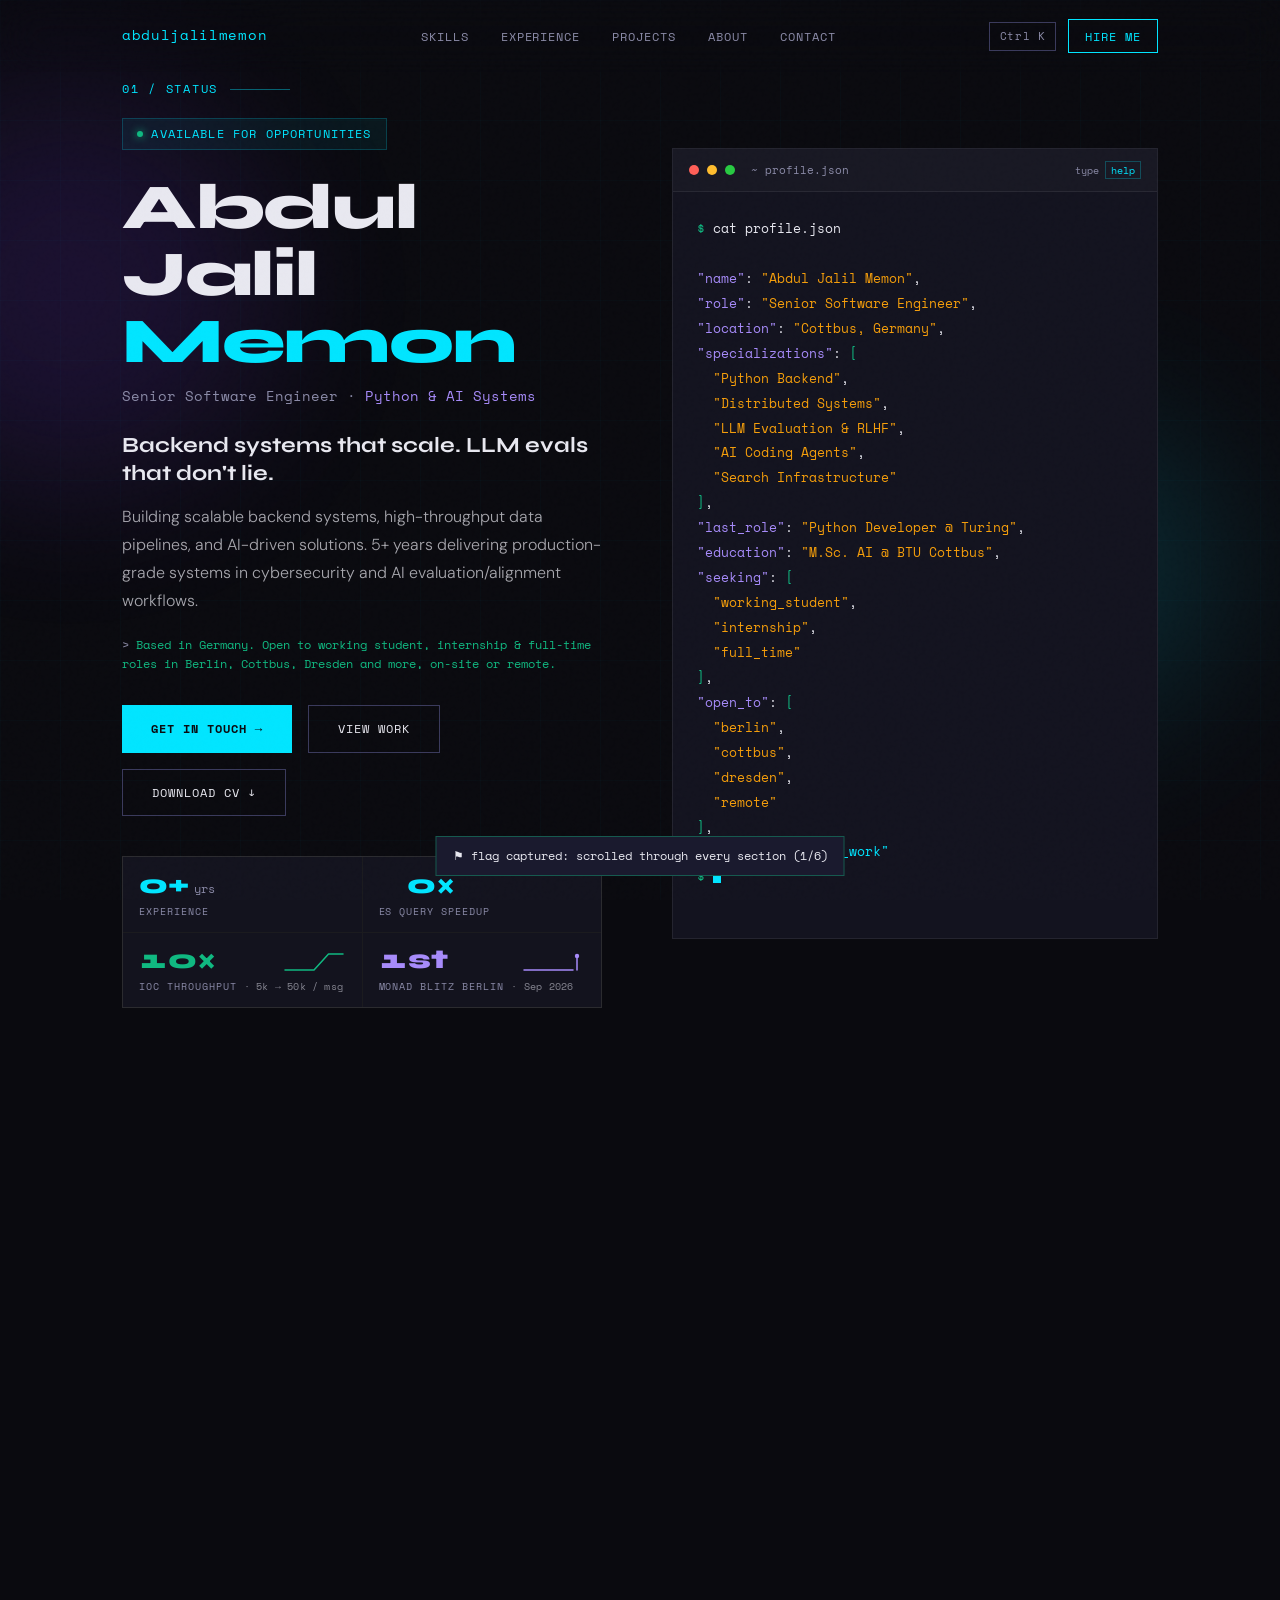
<file: index.html>
<!DOCTYPE html>
<html lang="en">
<head>
  <meta charset="UTF-8">
  <meta name="viewport" content="width=device-width, initial-scale=1.0">
  <title>Abdul Jalil Memon — Senior Software Engineer, Python &amp; AI Systems</title>
  <meta name="description" content="Senior Software Engineer in Germany: Python backends, distributed systems, search and LLM evals. Open to roles in Berlin, Cottbus, Dresden or remote.">
  <link rel="canonical" href="https://abduljalilmemon.github.io/">
  <meta name="theme-color" content="#0a0a0f">
  <meta name="color-scheme" content="dark">

  <!-- Open Graph / Twitter (og.png is generated by scripts/make-images.mjs) -->
  <meta property="og:type" content="website">
  <meta property="og:site_name" content="jalil.sys">
  <meta property="og:locale" content="en_US">
  <meta property="og:url" content="https://abduljalilmemon.github.io/">
  <meta property="og:title" content="Abdul Jalil Memon — Senior Software Engineer">
  <meta property="og:description" content="Backend systems that scale. LLM evals that don't lie. Python, distributed systems, search and LLM evaluation, based in Cottbus, Germany.">
  <meta property="og:image" content="https://abduljalilmemon.github.io/og.png">
  <meta property="og:image:width" content="1200">
  <meta property="og:image:height" content="630">
  <meta property="og:image:alt" content="jalil.sys: Abdul Jalil Memon, Senior Software Engineer. Backend systems that scale. LLM evals that don't lie.">
  <meta name="twitter:card" content="summary_large_image">
  <meta name="twitter:title" content="Abdul Jalil Memon — Senior Software Engineer">
  <meta name="twitter:description" content="Backend systems that scale. LLM evals that don't lie.">
  <meta name="twitter:image" content="https://abduljalilmemon.github.io/og.png">
  <meta name="twitter:image:alt" content="jalil.sys: Abdul Jalil Memon, Senior Software Engineer.">

  <!-- Structured data: generated from js/data.js by scripts/sync-fallback.mjs -->
  <script type="application/ld+json" data-render="jsonld" data-render-hash="1j31b73">
  {
    "@context": "https://schema.org",
    "@type": "Person",
    "name": "Abdul Jalil Memon",
    "jobTitle": "Senior Software Engineer",
    "url": "https://abduljalilmemon.github.io/",
    "image": "https://abduljalilmemon.github.io/og.png",
    "address": {
      "@type": "PostalAddress",
      "addressLocality": "Cottbus",
      "addressCountry": "DE"
    },
    "sameAs": [
      "https://github.com/abduljalilmemon",
      "https://linkedin.com/in/abdul-jalil-memon"
    ],
    "alumniOf": {
      "@type": "CollegeOrUniversity",
      "name": "FAST — National University of Computer & Emerging Sciences",
      "alternateName": "FAST-NUCES"
    },
    "affiliation": {
      "@type": "CollegeOrUniversity",
      "name": "Brandenburg University of Technology Cottbus-Senftenberg",
      "alternateName": "BTU Cottbus-Senftenberg"
    },
    "knowsAbout": [
      "Python",
      "Distributed Systems",
      "LLM Evaluation",
      "AI Coding Agents",
      "Agent Evaluation",
      "Search Infrastructure"
    ],
    "award": [
      "2nd Place · NASA International Space Apps Challenge 2026 (Nov)",
      "1st Place · Monad Blitz Berlin Hackathon (Sep 2026)"
    ]
  }
  </script>

  <!-- Icons -->
  <link rel="icon" href="favicon.ico" sizes="32x32">
  <link rel="icon" href="favicon.svg" type="image/svg+xml">
  <link rel="apple-touch-icon" href="img/apple-touch-icon.png">
  <link rel="manifest" href="site.webmanifest">

  <!-- Self-hosted fonts (latin subset, only the weights in use). The display face is preloaded. -->
  <link rel="preload" href="fonts/syne-latin.woff2" as="font" type="font/woff2" crossorigin>
  <link rel="stylesheet" href="css/main.css?v=043836f5">
  <script>
    // .js gates reveal styles; .boot shows the boot overlay on the first visit of a
    // session (never under reduced motion). js/boot.js clears both flags.
    (function (d) {
      d.classList.add('js');
      try {
        if (!sessionStorage.getItem('jalil.sys.booted') &&
            matchMedia('(prefers-reduced-motion: no-preference)').matches) {
          d.classList.add('boot');
          // a key/click before boot.js has loaded still skips the overlay
          var skip = function () { d.classList.add('boot-skip'); };
          addEventListener('keydown', skip, { once: true, capture: true });
          addEventListener('pointerdown', skip, { once: true, capture: true });
        }
      } catch (e) { /* storage blocked: skip the boot */ }
    })(document.documentElement);
  </script>
  <link rel="modulepreload" href="js/data.js?v=6e8accd4">
  <link rel="modulepreload" href="js/render.js?v=e103ddc5">
  <link rel="modulepreload" href="js/boot.js?v=5eea878a">
  <link rel="modulepreload" href="js/terminal.js?v=1d2878ed">
  <link rel="modulepreload" href="js/metrics.js?v=bff14201">
  <link rel="modulepreload" href="js/trace.js?v=2fe58371">
  <link rel="modulepreload" href="js/cards.js?v=91bd5b31">
  <link rel="modulepreload" href="js/palette.js?v=32d77d67">
  <link rel="modulepreload" href="js/effects.js?v=28bc18c6">
  <link rel="modulepreload" href="js/toast.js?v=e12d8853">
  <script type="module" src="js/main.js?v=d747485f" defer></script>
</head>
<body>
  <a class="skip-link" href="#main">Skip to content</a>
  <!-- Content blocks marked data-render are generated from js/data.js.
       Edit data.js, then run: node scripts/sync-fallback.mjs -->

  <div class="boot-overlay" id="boot" aria-hidden="true"><div class="boot-log" id="boot-log"></div></div>

  <div class="cursor-glow" id="cursor-glow" aria-hidden="true"></div>

  <div class="orb orb-1" aria-hidden="true"></div>
  <div class="orb orb-2" aria-hidden="true"></div>

  <header>
  <nav aria-label="Main">
    <div class="inner">
      <a href="#hero" class="nav-logo">abduljalilmemon</a>
      <ul class="nav-links">
        <li><a href="#skills">Skills</a></li>
        <li><a href="#experience">Experience</a></li>
        <li><a href="#projects">Projects</a></li>
        <li><a href="#about">About</a></li>
        <li><a href="#contact">Contact</a></li>
      </ul>
      <div class="nav-actions">
        <button type="button" class="kbd-chip" id="palette-trigger" aria-haspopup="dialog" aria-keyshortcuts="Control+K Meta+K" hidden><kbd>Ctrl K</kbd><span class="sr-only">Open command palette</span></button>
        <a href="#contact" class="nav-cta" data-email-link>Hire Me</a>
      </div>
      <button type="button" class="hamburger" id="ham" aria-label="Open menu" aria-expanded="false" aria-controls="mobileNav">
        <span></span><span></span><span></span>
      </button>
    </div>
  </nav>

  <nav class="mobile-nav" id="mobileNav" aria-label="Mobile">
    <a href="#skills">Skills</a>
    <a href="#experience">Experience</a>
    <a href="#projects">Projects</a>
    <a href="#about">About</a>
    <a href="#contact">Contact</a>
  </nav>
  </header>

  <main id="main" tabindex="-1">

  <section id="hero">
    <div class="bus-layer" id="bus-layer" aria-hidden="true"></div>
    <div class="container">
      <div class="hero-inner">
        <div>
          <div class="section-label">01 / Status</div>
          <div class="hero-badge">Available for opportunities</div>
          <h1 class="hero-name">Abdul Jalil<br><span class="accent">Memon</span></h1>
          <div class="hero-title">Senior Software Engineer · <span class="highlight">Python &amp; AI Systems</span></div>
          <p class="hero-tagline" data-render="tagline" data-render-hash="1yd6r7j">Backend systems that scale. LLM evals that don't lie.</p>
          <p class="hero-desc" data-render="summary" data-render-hash="1i6m2kf">Building scalable backend systems, high-throughput data pipelines, and AI-driven solutions. 5+ years delivering production-grade systems in cybersecurity and AI evaluation/alignment workflows.</p>
          <p class="hero-availability" data-render="availability" data-render-hash="v0f9tc">Based in Germany. Open to working student, internship &amp; full-time roles in Berlin, Cottbus, Dresden and more, on-site or remote.</p>
          <div class="hero-actions">
            <a href="#contact" class="btn-primary">Get in Touch →</a>
            <a href="#experience" class="btn-ghost">View Work</a>
            <a href="/cv.pdf" class="btn-ghost" download data-cv>Download CV ↓</a>
          </div>
          <div class="metric-tiles" data-render="metrics" data-render-hash="15qgiq3">
            <div class="metric-tile" data-tone="accent">
              <div class="metric-value" aria-hidden="true"><span class="metric-num" data-count="5">5</span>+<span class="metric-unit">yrs</span></div><span class="sr-only">5+ yrs</span>
              <svg class="metric-spark" width="64" height="22" viewBox="0 0 64 22" role="img" aria-label="Years of production engineering since Sep 2021"><title>Years of production engineering since Sep 2021</title><path d="M3.0 19.0 L14.6 15.8 L26.2 12.6 L37.8 9.4 L49.4 6.2 L61.0 3.0" pathLength="1"/></svg>
              <div class="metric-label">Experience</div>
            </div>
            <div class="metric-tile" data-tone="accent">
              <div class="metric-value" aria-hidden="true"><span class="metric-num" data-count="50">50</span>×</div><span class="sr-only">50×</span>
              <svg class="metric-spark" width="64" height="22" viewBox="0 0 64 22" role="img" aria-label="Search query performance before and after structured indexing"><title>Search query performance before and after structured indexing</title><path d="M3.0 19.0 L17.5 19.0 L32.0 19.0 L46.5 3.0 L61.0 3.0" pathLength="1"/></svg>
              <div class="metric-label">ES query speedup</div>
            </div>
            <div class="metric-tile" data-tone="accent3">
              <div class="metric-value" aria-hidden="true"><span class="metric-num" data-count="10">10</span>×</div><span class="sr-only">10×</span>
              <svg class="metric-spark" width="64" height="22" viewBox="0 0 64 22" role="img" aria-label="IOCs per Kafka message: 5,000 before, 50,000 after"><title>IOCs per Kafka message: 5,000 before, 50,000 after</title><path d="M3.0 19.0 L17.5 19.0 L32.0 19.0 L46.5 3.0 L61.0 3.0" pathLength="1"/></svg>
              <div class="metric-label">IOC throughput <span class="metric-detail">· 5k → 50k / msg</span></div>
            </div>
            <div class="metric-tile" data-tone="accent2">
              <div class="metric-value" aria-hidden="true"><span class="metric-num" data-count="1">1</span>st</div><span class="sr-only">1st</span>
              <svg class="metric-spark" width="64" height="22" viewBox="0 0 64 22" role="img" aria-label="Hackathon win, Sep 2026"><title>Hackathon win, Sep 2026</title><path d="M3 19 H52 M56 19 V5" pathLength="1"/><circle cx="56" cy="5" r="2.2"/></svg>
              <div class="metric-label">Monad Blitz Berlin <span class="metric-detail">· Sep 2026</span></div>
            </div>
          </div>
        </div>
        <div class="hero-visual">
          <div class="terminal-card">
            <div class="terminal-header">
              <div class="dot dot-r"></div>
              <div class="dot dot-y"></div>
              <div class="dot dot-g"></div>
              <span class="terminal-title">~ profile.json</span>
            </div>
            <div class="terminal-body" data-render="terminal" data-render-hash="7e5y1w">
              <div><span class="t-prompt">$</span> <span class="t-cmd">cat profile.json</span></div>
              <div>&nbsp;</div>
              <div><span class="t-key">"name"</span>: <span class="t-str">"Abdul Jalil Memon"</span>,</div>
              <div><span class="t-key">"role"</span>: <span class="t-str">"Senior Software Engineer"</span>,</div>
              <div><span class="t-key">"location"</span>: <span class="t-str">"Cottbus, Germany"</span>,</div>
              <div><span class="t-key">"specializations"</span>: <span class="t-arr">[</span></div>
              <div>&nbsp;&nbsp;<span class="t-str">"Python Backend"</span>,</div>
              <div>&nbsp;&nbsp;<span class="t-str">"Distributed Systems"</span>,</div>
              <div>&nbsp;&nbsp;<span class="t-str">"LLM Evaluation &amp; RLHF"</span>,</div>
              <div>&nbsp;&nbsp;<span class="t-str">"AI Coding Agents"</span>,</div>
              <div>&nbsp;&nbsp;<span class="t-str">"Search Infrastructure"</span></div>
              <div><span class="t-arr">]</span>,</div>
              <div><span class="t-key">"last_role"</span>: <span class="t-str">"Python Developer @ Turing"</span>,</div>
              <div><span class="t-key">"education"</span>: <span class="t-str">"M.Sc. AI @ BTU Cottbus"</span>,</div>
              <div><span class="t-key">"seeking"</span>: <span class="t-arr">[</span></div>
              <div>&nbsp;&nbsp;<span class="t-str">"working_student"</span>,</div>
              <div>&nbsp;&nbsp;<span class="t-str">"internship"</span>,</div>
              <div>&nbsp;&nbsp;<span class="t-str">"full_time"</span></div>
              <div><span class="t-arr">]</span>,</div>
              <div><span class="t-key">"open_to"</span>: <span class="t-arr">[</span></div>
              <div>&nbsp;&nbsp;<span class="t-str">"berlin"</span>,</div>
              <div>&nbsp;&nbsp;<span class="t-str">"cottbus"</span>,</div>
              <div>&nbsp;&nbsp;<span class="t-str">"dresden"</span>,</div>
              <div>&nbsp;&nbsp;<span class="t-str">"remote"</span></div>
              <div><span class="t-arr">]</span>,</div>
              <div><span class="t-key">"status"</span>: <span class="t-val">"open_to_work"</span></div>
              <div>&nbsp;</div>
              <div><span class="t-prompt">$</span> <span class="cursor" aria-hidden="true"></span></div>
            </div>
          </div>
        </div>
      </div>
    </div>
  </section>

  <section id="awards" class="awards">
    <div class="container">
      <div class="section-label">02 / Awards</div>
      <h2 class="sr-only">Awards</h2>
      <div class="award-list reveal" data-render="awards" data-render-hash="1utw7y5">
        <article class="award-item">
          <div class="award-rank" aria-hidden="true"><span class="award-rank-num">2</span><span class="award-rank-suffix">nd</span></div>
          <div class="award-body">
            <h3 class="award-title">2nd Place · NASA International Space Apps Challenge 2026</h3>
            <div class="award-meta">NASA Space Apps · BTU Cottbus-Senftenberg · Nov 2026</div>
            <p class="award-note">Project <a href="#project-firechronos">FireChronos</a>, nominated for Global Judging; built with a team of five.</p>
          </div>
        </article>
        <article class="award-item">
          <div class="award-rank" aria-hidden="true"><span class="award-rank-num">1</span><span class="award-rank-suffix">st</span></div>
          <div class="award-body">
            <h3 class="award-title">1st Place · Monad Blitz Berlin Hackathon</h3>
            <div class="award-meta">Encode Club / Monad Foundation · CIC Berlin · Sep 2026</div>
            <p class="award-note">Project <a href="#project-streaker">Streaker</a>, built with a small team; working demo shipped within the event deadline.</p>
          </div>
        </article>
      </div>
    </div>
  </section>

  <hr class="divider">

  <section id="skills">
    <div class="container">
      <div class="section-label">03 / Skills</div>
      <h2 class="section-title reveal">Technical Arsenal</h2>
      <p class="section-sub reveal">Tools and technologies I use to build robust, scalable systems.</p>
      <div class="skills-grid reveal" data-render="skills" data-render-hash="tuanat">
        <div class="skill-category">
          <div class="skill-cat-name">Languages</div>
          <div class="skill-tags">
            <span class="skill-tag hot">Python</span>
            <span class="skill-tag">TypeScript</span>
            <span class="skill-tag">JavaScript</span>
            <span class="skill-tag">C++</span>
          </div>
        </div>
        <div class="skill-category">
          <div class="skill-cat-name">Frameworks</div>
          <div class="skill-tags">
            <span class="skill-tag hot">FastAPI</span>
            <span class="skill-tag hot">Django</span>
            <span class="skill-tag">Flask</span>
            <span class="skill-tag">Angular</span>
          </div>
        </div>
        <div class="skill-category">
          <div class="skill-cat-name">Databases</div>
          <div class="skill-tags">
            <span class="skill-tag hot">MongoDB</span>
            <span class="skill-tag hot">ElasticSearch</span>
            <span class="skill-tag">PostgreSQL</span>
            <span class="skill-tag">Redis</span>
            <span class="skill-tag">Neo4j</span>
            <span class="skill-tag">MySQL</span>
          </div>
        </div>
        <div class="skill-category">
          <div class="skill-cat-name">Messaging &amp; Infra</div>
          <div class="skill-tags">
            <span class="skill-tag hot">RabbitMQ</span>
            <span class="skill-tag hot">Kafka</span>
            <span class="skill-tag">Docker</span>
            <span class="skill-tag">Kubernetes</span>
            <span class="skill-tag">GCP</span>
          </div>
        </div>
        <div class="skill-category">
          <div class="skill-cat-name">AI / ML</div>
          <div class="skill-tags">
            <span class="skill-tag hot">LLM Evaluation</span>
            <span class="skill-tag hot">RLHF</span>
            <span class="skill-tag hot">LangGraph</span>
            <span class="skill-tag">LangChain</span>
            <span class="skill-tag">RAG</span>
            <span class="skill-tag">ChromaDB</span>
            <span class="skill-tag">LLM-as-judge / Evals</span>
            <span class="skill-tag">SFT</span>
            <span class="skill-tag">NLP / BERT</span>
            <span class="skill-tag">Prompt Eng.</span>
          </div>
        </div>
        <div class="skill-category">
          <div class="skill-cat-name">Core Competencies</div>
          <div class="skill-tags">
            <span class="skill-tag hot">Distributed Systems</span>
            <span class="skill-tag">Microservices</span>
            <span class="skill-tag">REST APIs</span>
            <span class="skill-tag">GraphQL</span>
            <span class="skill-tag">Search &amp; Indexing</span>
          </div>
        </div>
        <div class="skill-category">
          <div class="skill-cat-name">AI Coding Agents</div>
          <div class="skill-tags">
            <span class="skill-tag hot">Claude Code</span>
            <span class="skill-tag hot">GitHub Copilot</span>
            <span class="skill-tag hot">Antigravity</span>
            <span class="skill-tag">Agent Evaluation</span>
          </div>
        </div>
        <div class="skill-category">
          <div class="skill-cat-name">Automation</div>
          <div class="skill-tags">
            <span class="skill-tag hot">n8n · Certified L1 + L2</span>
          </div>
        </div>
      </div>
    </div>
  </section>

  <hr class="divider">

  <section id="experience">
    <div class="container">
      <div class="section-label">04 / Experience</div>
      <h2 class="section-title reveal">Where I've Worked</h2>
      <p class="section-sub reveal">Building production systems that scale, from cybersecurity platforms to AI alignment pipelines.</p>
      <div class="trace reveal" data-render="experience" data-render-hash="14n862o">
        <div class="trace-head" aria-hidden="true">
          <div class="trace-head-label">service · span</div>
          <div class="trace-axis"><span class="trace-tick" style="left:0.00%">2021</span><span class="trace-tick" style="left:18.75%">2022</span><span class="trace-tick" style="left:37.50%">2023</span><span class="trace-tick" style="left:56.25%">2024</span><span class="trace-tick" style="left:75.00%">2025</span><span class="trace-tick" style="left:93.75%">2026</span></div>
        </div>
        <ol class="trace-spans">
          <li class="trace-row" style="--span-color: var(--accent3)">
            <div class="trace-label"><span class="trace-service">TechnoGenics SMC PVT LTD</span><h3 class="trace-op">Software Engineer</h3></div>
            <div class="trace-track">
              <button type="button" class="trace-bar" data-label="in" style="left:12.50%;width:54.69%" aria-expanded="true" aria-controls="span-0" aria-label="Software Engineer at TechnoGenics SMC PVT LTD, Sep 2021 – Jul 2024 · 2y 11m"><span class="trace-bar-label">Sep 2021 – Jul 2024 · 2y 11m</span></button>
            </div>
            <div class="trace-panel" id="span-0">
              <div class="exp-company"><span>TechnoGenics SMC PVT LTD</span> · Lahore · Sep 2021 – Jul 2024</div>
              <ul class="exp-points">
                <li>Built a fully automated backend service using FastAPI, ElasticSearch, RabbitMQ, and REST APIs for seamless trigger-based user subscriptions.</li>
                <li>Achieved a 50× improvement in search query performance by implementing structured indexing in ElasticSearch.</li>
                <li>Built a Job Service using Flask and RabbitMQ distributing 1,000+ tasks daily with MongoDB real-time monitoring deployed on GCP.</li>
                <li>Engineered a reporting feature with MongoDB and Redis caching that enhanced analysis speed by 50%.</li>
                <li>Synchronized data from 20+ web crawlers through Kafka into a Neo4j graph database in real-time.</li>
              </ul>
              <div class="exp-tags">
                <span class="exp-tag">FastAPI</span>
                <span class="exp-tag">ElasticSearch</span>
                <span class="exp-tag">MongoDB</span>
                <span class="exp-tag">RabbitMQ</span>
                <span class="exp-tag">Kafka</span>
                <span class="exp-tag">Neo4j</span>
                <span class="exp-tag">GCP</span>
              </div>
            </div>
          </li>
          <li class="trace-row" style="--span-color: var(--accent2)">
            <div class="trace-label"><span class="trace-service">TechnoGenics SMC PVT LTD</span><h3 class="trace-op">Senior Software Engineer</h3></div>
            <div class="trace-track">
              <button type="button" class="trace-bar" data-label="left" style="left:67.19%;width:7.81%" aria-expanded="true" aria-controls="span-1" aria-label="Senior Software Engineer at TechnoGenics SMC PVT LTD, Aug 2024 – Dec 2024 · 5m"><span class="trace-bar-label">Aug 2024 – Dec 2024 · 5m</span></button>
            </div>
            <div class="trace-panel" id="span-1">
              <div class="exp-company"><span>TechnoGenics SMC PVT LTD</span> · Remote · Aug 2024 – Dec 2024</div>
              <ul class="exp-points">
                <li>Led UI/UX improvements using Angular and TypeScript, achieving a high increase in user satisfaction for cybersecurity search and subscription features.</li>
                <li>Designed a structured ANTLR query interface enhancing user search capabilities and query accuracy by 35%.</li>
                <li>Implemented batch handling for processing up to 50,000 IOCs per message using Kafka, a 10× improvement over the previous 5,000 IOC limit.</li>
                <li>Managed a team of 6 developers, conducted PR reviews, and ensured timely project delivery.</li>
              </ul>
              <div class="exp-tags">
                <span class="exp-tag">Angular</span>
                <span class="exp-tag">TypeScript</span>
                <span class="exp-tag">ANTLR</span>
                <span class="exp-tag">RabbitMQ</span>
                <span class="exp-tag">Redis</span>
                <span class="exp-tag">Team Lead</span>
              </div>
            </div>
          </li>
          <li class="trace-row" style="--span-color: var(--accent)">
            <div class="trace-label"><span class="trace-service">Turing</span><h3 class="trace-op">Python Developer</h3></div>
            <div class="trace-track">
              <button type="button" class="trace-bar" data-label="in" style="left:71.88%;width:28.12%" aria-expanded="true" aria-controls="span-2" aria-label="Python Developer at Turing, Nov 2024 – Apr 2026 · 1y 6m"><span class="trace-bar-label">Nov 2024 – Apr 2026 · 1y 6m</span></button>
            </div>
            <div class="trace-panel" id="span-2">
              <div class="exp-company"><span>Turing</span> · Remote · Nov 2024 – Apr 2026</div>
              <ul class="exp-points">
                <li>Designed large-scale LLM benchmarking pipelines to evaluate top-tier language models on programming, reasoning, and problem-solving tasks.</li>
                <li>Created adversarial prompts, edge cases, and failure paths to surface model weaknesses and identify behavioral gaps for future model improvements.</li>
                <li>Conducted detailed LLM evaluations (Evals), ranking model responses with clear technical rationales grounded in algorithms and system design fundamentals.</li>
                <li>Contributed to SFT and RLHF workflows, improving dataset quality, reward modeling, and semantic alignment of model outputs.</li>
              </ul>
              <div class="exp-tags">
                <span class="exp-tag">LLM Evaluation</span>
                <span class="exp-tag">RLHF</span>
                <span class="exp-tag">SFT</span>
                <span class="exp-tag">Python</span>
                <span class="exp-tag">AI Alignment</span>
              </div>
            </div>
          </li>
        </ol>
      </div>
    </div>
  </section>

  <hr class="divider">

  <section id="projects">
    <div class="container">
      <div class="section-label">05 / Projects</div>
      <h2 class="section-title reveal">Featured Work</h2>
      <p class="section-sub reveal">Agent evals, real-time voice AI, satellite-data analysis, backend services and the odd low-level experiment. Status shows what is running, building, shipped or archived.</p>
      <div class="projects-grid" data-render="projects" data-render-hash="mvzd1b">
        <article class="project-card" id="project-swapcheck">
          <!-- SWAPCHECK_REPO_URL -->
          <div class="project-meta"><span class="project-num">01</span><span class="project-status" data-status="building"><span class="status-glyph" aria-hidden="true">◐</span>building</span></div>
          <h3 class="project-name">SwapCheck</h3>
          <p class="project-desc">Agent evaluation harness that gives a SHIP / HOLD verdict when you swap the model behind an agent. Replays scenarios, scores them with LLM-as-judge plus rule checks, and compares the results against a reference config.</p>
          <div class="project-stack">
            <span class="stack-tag">Agent Evals</span>
            <span class="stack-tag">LLM-as-judge</span>
            <span class="stack-tag">Rule-based Scoring</span>
            <span class="stack-tag">Scenario Replay</span>
          </div>
        </article>
        <article class="project-card flagship" id="project-voice-agent">
          <div class="project-meta"><span class="project-num">02 · flagship</span><span class="project-status" data-status="running"><span class="status-glyph" aria-hidden="true">●</span>running</span></div>
          <h3 class="project-name">Real-Time AI Voice Agent</h3>
          <p class="project-desc">A multi-node LangGraph system with Deepgram speech-to-text and Edge TTS, streamed over WebSockets from a FastAPI backend. Classifies caller intent, retrieves answers via RAG on ChromaDB, and runs automated booking logic.</p>
          <div class="project-stack">
            <span class="stack-tag">LangGraph</span>
            <span class="stack-tag">ChromaDB</span>
            <span class="stack-tag">RAG</span>
            <span class="stack-tag">Deepgram STT</span>
            <span class="stack-tag">Edge TTS</span>
            <span class="stack-tag">FastAPI</span>
            <span class="stack-tag">WebSockets</span>
          </div>
          <div class="project-links"><a href="https://github.com/abduljalilmemon/voice-agent" target="_blank" rel="noopener">view source →</a></div>
        </article>
        <article class="project-card" id="project-health-platform">
          <!-- HEALTH_PLATFORM_REPO_URL -->
          <div class="project-meta"><span class="project-num">03</span><span class="project-status" data-status="building"><span class="status-glyph" aria-hidden="true">◐</span>building</span></div>
          <h3 class="project-name">Microservice Health Platform</h3>
          <p class="project-desc">An ongoing microservice health platform, with each service maintained in its own repo under a shared GitHub organization. Currently building out the auth-service with FastAPI, PostgreSQL, and Redis.</p>
          <div class="project-stack">
            <span class="stack-tag">FastAPI</span>
            <span class="stack-tag">PostgreSQL</span>
            <span class="stack-tag">Redis</span>
            <span class="stack-tag">Microservices</span>
          </div>
        </article>
        <article class="project-card" id="project-firechronos">
          <!-- FIRECHRONOS_REPO_URL -->
          <div class="project-meta"><span class="project-num">04</span><span class="project-status" data-status="shipped"><span class="status-glyph" aria-hidden="true">✓</span>shipped</span></div>
          <h3 class="project-name">FireChronos</h3>
          <div class="project-award">🏆 2nd Place · NASA Space Apps · Nov 2026</div>
          <p class="project-desc">Interactive geospatial platform combining NASA's MODIS and VIIRS satellite data to explore 25 years of fire activity across Europe (2001–2025): maps, burning calendars, seasonal patterns and weather context. VIIRS sees far smaller fires than MODIS, so raw counts jump when the record switches sensors in 2012; we built a correction, tested it on held-out years, and made every number traceable to its source.</p>
          <div class="project-stack">
            <span class="stack-tag">NASA MODIS</span>
            <span class="stack-tag">VIIRS</span>
            <span class="stack-tag">Geospatial</span>
            <span class="stack-tag">Remote Sensing</span>
            <span class="stack-tag">Data Science</span>
          </div>
          <div class="project-links"><a href="https://nasa-hackaton-2026.vercel.app" target="_blank" rel="noopener">live demo →</a></div>
        </article>
        <article class="project-card" id="project-streaker">
          <!-- STREAKER_DESC --><!-- STREAKER_URL -->
          <div class="project-meta"><span class="project-num">05</span><span class="project-status" data-status="shipped"><span class="status-glyph" aria-hidden="true">✓</span>shipped</span></div>
          <h3 class="project-name">Streaker</h3>
          <div class="project-award">🏆 1st Place · Monad Blitz Berlin</div>
          <p class="project-desc">Built with a small team at Monad Blitz Berlin (Sep 2026); working demo shipped within the event deadline.</p>
        </article>
        <article class="project-card" id="project-sales-automation">
          <!-- SALES_AUTOMATION_REPO_URL -->
          <div class="project-meta"><span class="project-num">06</span></div>
          <h3 class="project-name">Enterprise Sales Automation (n8n)</h3>
          <p class="project-desc">Built complex n8n workflows for multi-source sales reporting. Integrated Gmail, Discord, and custom API error monitoring to replace manual data processing.</p>
          <div class="project-stack">
            <span class="stack-tag">n8n</span>
            <span class="stack-tag">Data Integration</span>
            <span class="stack-tag">Error Recovery</span>
          </div>
        </article>
        <article class="project-card" id="project-mario-asm">
          <!-- MARIO_ASM_REPO_URL -->
          <div class="project-meta"><span class="project-num">07</span><span class="project-status" data-status="archived"><span class="status-glyph" aria-hidden="true">○</span>archived</span></div>
          <h3 class="project-name">8-bit Super Mario in x86 Assembly</h3>
          <p class="project-desc">A from-scratch Super Mario implementation written in Assembly. Managed low-level memory, sprite rendering, and hardware-level collision logic without high-level abstractions.</p>
          <div class="project-stack">
            <span class="stack-tag">Assembly (x86)</span>
            <span class="stack-tag">Low-Level Systems</span>
          </div>
        </article>
        <details class="project-archive">
          <summary><span class="archive-label">Archive</span> <span class="archive-count">2 legacy projects</span></summary>
          <div class="archive-body">
            <ul class="archive-list">
              <li class="archive-item">
                <div class="archive-name">College Automation &amp; Scheduling System</div>
                <p class="archive-desc">A robust web application to streamline management of student and staff activities. Applied best practices for UI/UX design resulting in a user-friendly, efficient tool that significantly improved task organization and tracking for colleges.</p>
                <div class="project-stack"><span class="stack-tag">Django</span><span class="stack-tag">HTML/CSS</span><span class="stack-tag">Bootstrap 4</span><span class="stack-tag">MySQL</span><span class="stack-tag">JavaScript</span></div>
              </li>
              <li class="archive-item">
                <div class="archive-name">Event Management System</div>
                <p class="archive-desc">A Django-based system that lets users easily organize and join events. The user-friendly interface allows seamless event browsing, registration, and access to detailed event information.</p>
                <div class="project-stack"><span class="stack-tag">Django</span><span class="stack-tag">SQLite</span><span class="stack-tag">Python</span></div>
              </li>
            </ul>
          </div>
        </details>
      </div>
      <div style="text-align: center; margin-top: 2.5rem;">
        <a href="https://github.com/abduljalilmemon?tab=repositories" target="_blank" rel="noopener" class="btn-ghost">View All on GitHub →</a>
      </div>
    </div>
  </section>

  <hr class="divider">

  <section id="about">
    <div class="container">
      <div class="section-label">06 / About</div>
      <h2 class="section-title reveal">The Person Behind the Code</h2>
      <div class="about-inner">
        <div class="about-text reveal">
          <div data-render="about" data-render-hash="198u915">
          <p>I'm a Senior Software Engineer with 5+ years of experience building scalable backend systems, high-throughput data pipelines, and AI-driven solutions. My expertise spans Python engineering, distributed architectures, and search infrastructure.</p>
          <p>At TechnoGenics, I led backend initiatives including high-volume IOC processing pipelines, ANTLR-based structured search, ElasticSearch indexing optimizations achieving 50× faster queries, and distributed job orchestration using RabbitMQ, Kafka, and MongoDB.</p>
          <p>At Turing (Nov 2024 – Apr 2026), I worked on AI model development and evaluation — writing clean, efficient Python code and collaborating with research teams to refine model behavior and performance in LLM alignment workflows.</p>
          <p>I'm currently based in Cottbus, Germany, pursuing an M.Sc. in Artificial Intelligence at BTU Cottbus-Senftenberg, while staying active in student organizations including the StuRa, Pakistan Student Association (PSA) and JALTA, a student consulting network.</p>
          <p>I build with AI coding agents (Claude Code, GitHub Copilot and Google Antigravity) and I evaluate them. This site was built with Claude Code as a pair programmer; at Turing I benchmarked LLMs on programming tasks; and SwapCheck, my current project, checks whether an agent still behaves when you swap the model behind it.</p>
          <p>I'm passionate about systems that scale, architectures that are clean, and teams that innovate with purpose.</p>
        </div>
          <div class="about-highlights" data-render="highlights" data-render-hash="1rdzx5w">
            <div class="highlight-row">
              <div class="hl-icon" aria-hidden="true">📍</div>
              <div>
                <div class="hl-label">Location</div>
                <div class="hl-val">Cottbus, Germany</div>
              </div>
            </div>
            <div class="highlight-row">
              <div class="hl-icon" aria-hidden="true">🧭</div>
              <div>
                <div class="hl-label">Open to</div>
                <div class="hl-val">Berlin · Cottbus · Dresden · Remote</div>
              </div>
            </div>
            <div class="highlight-row">
              <div class="hl-icon" aria-hidden="true">💼</div>
              <div>
                <div class="hl-label">Last Role</div>
                <div class="hl-val">Python Developer @ Turing</div>
              </div>
            </div>
            <div class="highlight-row">
              <div class="hl-icon" aria-hidden="true">🎓</div>
              <div>
                <div class="hl-label">Education</div>
                <div class="hl-val">M.Sc. AI · BTU Cottbus-Senftenberg</div>
              </div>
            </div>
            <div class="highlight-row">
              <div class="hl-icon" aria-hidden="true">✉️</div>
              <div>
                <div class="hl-label">Email</div>
                <div class="hl-val">abduljaleelmemon3 [at] gmail [dot] com</div>
              </div>
            </div>
          </div>
        </div>
        <div class="reveal">
          <div data-render="education" data-render-hash="1nz9z6v">
          <div class="education-card">
            <div class="edu-degree">M.Sc. Artificial Intelligence</div>
            <div class="edu-school">Brandenburg University of Technology (BTU) Cottbus-Senftenberg</div>
            <div class="edu-period">In progress · through 2028 · Cottbus</div>
          </div>
          <div class="education-card">
            <div class="edu-degree">Bachelor of Science in Computer Science</div>
            <div class="edu-school">FAST — National University of Computer &amp; Emerging Sciences</div>
            <div class="edu-period">Aug 2017 – Jul 2021 · Islamabad</div>
          </div>
        </div>
          <div class="cert-list">
            <h3 class="cert-heading">Certifications</h3>
            <div data-render="certifications" data-render-hash="b1iima">
            <div class="cert-item">
              <div class="cert-icon" aria-hidden="true">🏅</div>
              <div>
                <div class="cert-name">Building AI Browser Agents</div>
                <div class="cert-issuer">DeepLearning.AI · 2025</div>
              </div>
            </div>
            <div class="cert-item">
              <div class="cert-icon" aria-hidden="true">🏅</div>
              <div>
                <div class="cert-name">ChatGPT Prompt Engineering for Developers</div>
                <div class="cert-issuer">DeepLearning.AI · 2025</div>
              </div>
            </div>
            <div class="cert-item">
              <div class="cert-icon" aria-hidden="true">🏅</div>
              <div>
                <div class="cert-name">n8n Course Level 1</div>
                <div class="cert-issuer">n8n.io · 2026</div>
              </div>
            </div>
            <div class="cert-item">
              <div class="cert-icon" aria-hidden="true">🏅</div>
              <div>
                <div class="cert-name">n8n Course Level 2</div>
                <div class="cert-issuer">n8n.io · 2026</div>
              </div>
            </div>
          </div>
          </div>
        </div>
      </div>
    </div>
  </section>

  <hr class="divider">

  <section id="contact">
    <div class="container">
      <div class="section-label">07 / Contact</div>
      <h2 class="section-title reveal">Let's Build Something</h2>
      <p class="section-sub reveal">Based in Germany and open to working student, internship and full-time roles in Berlin, Cottbus, Dresden and beyond, on-site or remote. Interesting collaborations welcome too. Let's talk.</p>
      <div class="contact-inner">
        <div class="reveal">
          <div class="contact-links" data-render="contactLinks" data-render-hash="18xsvne">
            <a href="#contact" class="contact-link">
              <div class="cl-icon" aria-hidden="true">✉</div>
              <div>
                <div class="cl-label">Email</div>
                <div class="cl-val">abduljaleelmemon3 [at] gmail [dot] com</div>
              </div>
              <div class="cl-arrow" aria-hidden="true">→</div>
            </a>
            <a href="https://linkedin.com/in/abdul-jalil-memon" target="_blank" rel="noopener" class="contact-link">
              <div class="cl-icon" aria-hidden="true">in</div>
              <div>
                <div class="cl-label">LinkedIn</div>
                <div class="cl-val">abdul-jalil-memon</div>
              </div>
              <div class="cl-arrow" aria-hidden="true">→</div>
            </a>
            <a href="https://github.com/abduljalilmemon" target="_blank" rel="noopener" class="contact-link">
              <div class="cl-icon" style="font-family: var(--mono); font-size: 0.85rem;" aria-hidden="true">gh</div>
              <div>
                <div class="cl-label">GitHub</div>
                <div class="cl-val">abduljalilmemon</div>
              </div>
              <div class="cl-arrow" aria-hidden="true">→</div>
            </a>
          </div>
        </div>
        <form class="contact-form reveal" id="contact-form" action="https://api.web3forms.com/submit" method="POST">
          <!-- Web3Forms: the access key is public by design (it can only deliver to the owner's inbox).
               Get one at https://web3forms.com and replace the placeholder. -->
          <input type="hidden" name="access_key" value="WEB3FORMS_ACCESS_KEY">
          <input type="hidden" name="subject" value="New message from jalil.sys">
          <input type="hidden" name="from_name" value="jalil.sys portfolio">
          <div class="form-group">
            <label class="form-label" for="cf-name">Your Name</label>
            <input class="form-input" id="cf-name" name="name" type="text" autocomplete="name" required>
          </div>
          <div class="form-group">
            <label class="form-label" for="cf-email">Email Address</label>
            <input class="form-input" id="cf-email" name="email" type="email" autocomplete="email" required>
          </div>
          <div class="form-group">
            <label class="form-label" for="cf-message">Message</label>
            <textarea class="form-textarea" id="cf-message" name="message" placeholder="Tell me about the project or opportunity..." required></textarea>
          </div>
          <div class="hp-field" aria-hidden="true">
            <label for="cf-botcheck">Leave this unchecked</label>
            <input id="cf-botcheck" type="checkbox" name="botcheck" tabindex="-1" autocomplete="off">
          </div>
          <button type="submit" class="btn-submit">Send Message →</button>
          <div id="form-status" class="form-status" role="status" aria-live="polite"></div>
        </form>
      </div>
    </div>
  </section>

  </main>

  <footer>
    <div class="container">
      <div class="footer-inner">
        <div class="footer-copy">© 2026 <span>Abdul Jalil Memon</span>. Built with Claude Code as a pair programmer.</div>
        <button type="button" class="flags-chip" id="flags-chip" hidden aria-label="Hidden flags found: show in terminal">⚑ <span class="flags-count">0/6</span> flags</button>
        <div class="footer-status" data-render="footerStatus" data-render-hash="15xzijw">uptime: since 2021 · p99 latency: replies within 24h</div>
        <div class="footer-links" data-render="footerLinks" data-render-hash="nzhu1v">
          <a href="https://github.com/abduljalilmemon" target="_blank" rel="noopener">GitHub</a>
          <a href="https://linkedin.com/in/abdul-jalil-memon" target="_blank" rel="noopener">LinkedIn</a>
          <a href="#contact">Email</a>
        </div>
      </div>
    </div>
  </footer>
</body>
</html>
</file>
<file: css/main.css>
/* Self-hosted fonts: latin subset, only weights in use (Space Mono 400/700,
   Syne 700/800 and DM Sans 300/400; the last two are variable files). */
@font-face { font-family: 'Syne'; font-style: normal; font-weight: 700 800; font-display: swap; src: url('../fonts/syne-latin.woff2') format('woff2'); unicode-range: U+0000-00FF, U+0131, U+0152-0153, U+02BB-02BC, U+02C6, U+02DA, U+02DC, U+0304, U+0308, U+0329, U+2000-206F, U+20AC, U+2122, U+2191, U+2193, U+2212, U+2215, U+FEFF, U+FFFD; }
@font-face { font-family: 'DM Sans'; font-style: normal; font-weight: 300 400; font-display: swap; src: url('../fonts/dm-sans-latin.woff2') format('woff2'); unicode-range: U+0000-00FF, U+0131, U+0152-0153, U+02BB-02BC, U+02C6, U+02DA, U+02DC, U+0304, U+0308, U+0329, U+2000-206F, U+20AC, U+2122, U+2191, U+2193, U+2212, U+2215, U+FEFF, U+FFFD; }
@font-face { font-family: 'Space Mono'; font-style: normal; font-weight: 400; font-display: swap; src: url('../fonts/space-mono-400-latin.woff2') format('woff2'); unicode-range: U+0000-00FF, U+0131, U+0152-0153, U+02BB-02BC, U+02C6, U+02DA, U+02DC, U+0304, U+0308, U+0329, U+2000-206F, U+20AC, U+2122, U+2191, U+2193, U+2212, U+2215, U+FEFF, U+FFFD; }
@font-face { font-family: 'Space Mono'; font-style: normal; font-weight: 700; font-display: swap; src: url('../fonts/space-mono-700-latin.woff2') format('woff2'); unicode-range: U+0000-00FF, U+0131, U+0152-0153, U+02BB-02BC, U+02C6, U+02DA, U+02DC, U+0304, U+0308, U+0329, U+2000-206F, U+20AC, U+2122, U+2191, U+2193, U+2212, U+2215, U+FEFF, U+FFFD; }

:root {
  --bg: #0a0a0f;
  --bg2: #0f0f1a;
  --surface: #13131f;
  --surface2: #1a1a2e;
  --border: rgba(255,255,255,0.07);
  --accent: #00e5ff;
  --accent2: #7c3aed;    /* fills, borders, glows */
  --accent2-text: #a78bfa; /* violet for text: >= 6.2:1 (#7c3aed is 3.2:1) */
  --accent3: #10b981;
  --text: #e8e8f0;
  --muted: #8b8ba8;      /* AA: >= 5.1:1 on every surface (was #6b6b8a, 3.3-3.9:1) */
  --dim: #3a3a5c;
  --mono: 'Space Mono', monospace;
  --display: 'Syne', sans-serif;
  --body: 'DM Sans', sans-serif;
}

*, *::before, *::after { box-sizing: border-box; margin: 0; padding: 0; }
[hidden] { display: none !important; } /* beats display rules like .btn-ghost's inline-flex */

html { scroll-behavior: smooth; }

body {
  background: var(--bg);
  color: var(--text);
  font-family: var(--body);
  font-size: 16px;
  line-height: 1.6;
  overflow-x: hidden;
}

body::before {
  content: '';
  position: fixed;
  inset: 0;
  background-image: url("data:image/svg+xml,%3Csvg viewBox='0 0 256 256' xmlns='http://www.w3.org/2000/svg'%3E%3Cfilter id='noise'%3E%3CfeTurbulence type='fractalNoise' baseFrequency='0.9' numOctaves='4' stitchTiles='stitch'/%3E%3C/filter%3E%3Crect width='100%25' height='100%25' filter='url(%23noise)' opacity='0.04'/%3E%3C/svg%3E");
  pointer-events: none;
  z-index: 9999;
  opacity: 0.4;
}

body::after {
  content: '';
  position: fixed;
  inset: 0;
  background-image:
    linear-gradient(rgba(0,229,255,0.02) 1px, transparent 1px),
    linear-gradient(90deg, rgba(0,229,255,0.02) 1px, transparent 1px);
  background-size: 60px 60px;
  pointer-events: none;
  z-index: 0;
}

.container { max-width: 1100px; margin: 0 auto; padding: 0 2rem; position: relative; z-index: 1; }

nav {
  position: fixed;
  top: 0; left: 0; right: 0;
  z-index: 1000;
  padding: 1.2rem 0;
  backdrop-filter: blur(20px);
}
nav .inner {
  max-width: 1100px; margin: 0 auto; padding: 0 2rem;
  display: flex; align-items: center; justify-content: space-between;
}
.nav-logo {
  font-family: var(--mono);
  font-size: 0.85rem;
  color: var(--accent);
  text-decoration: none;
  letter-spacing: 0.05em;
}
.nav-logo span { color: var(--muted); }
.nav-links { display: flex; gap: 2rem; list-style: none; }
.nav-links a {
  font-family: var(--mono);
  font-size: 0.75rem;
  color: var(--muted);
  text-decoration: none;
  letter-spacing: 0.08em;
  text-transform: uppercase;
  transition: color 0.2s;
}
.nav-links a:hover, .nav-links a.active { color: var(--accent); }
.nav-cta {
  font-family: var(--mono);
  font-size: 0.75rem;
  color: var(--accent);
  text-decoration: none;
  border: 1px solid var(--accent);
  padding: 0.4rem 1rem;
  letter-spacing: 0.08em;
  text-transform: uppercase;
  transition: all 0.2s;
}
.nav-cta:hover { background: var(--accent); color: var(--bg); }
.hamburger {
  display: none; flex-direction: column; gap: 5px; cursor: pointer;
  background: none; border: 0; padding: 0; position: relative;
}
.hamburger::before { content: ''; position: absolute; inset: -14px; }
.hamburger:focus-visible { outline: 2px solid var(--accent); outline-offset: 6px; }
.hamburger span { display: block; width: 22px; height: 2px; background: var(--text); transition: all 0.3s; }

#hero {
  min-height: 100vh;
  display: flex; align-items: center;
  padding-top: 80px;
  position: relative;
}
.hero-inner {
  display: grid;
  grid-template-columns: 1fr 1fr;
  gap: 4rem;
  align-items: center;
}
.hero-badge {
  display: inline-flex;
  align-items: center;
  gap: 0.5rem;
  background: rgba(0,229,255,0.06);
  border: 1px solid rgba(0,229,255,0.2);
  color: var(--accent);
  font-family: var(--mono);
  font-size: 0.72rem;
  padding: 0.35rem 0.9rem;
  letter-spacing: 0.1em;
  text-transform: uppercase;
  margin-bottom: 1.5rem;
  margin-top: 0.5rem;
  animation: fadeSlideDown 0.6s ease both;
}
.hero-badge::before {
  content: '';
  width: 6px; height: 6px;
  background: var(--accent3);
  border-radius: 50%;
  box-shadow: 0 0 8px var(--accent3);
  animation: pulse 2s infinite;
}
@keyframes pulse {
  0%, 100% { opacity: 1; }
  50% { opacity: 0.4; }
}
.hero-name {
  font-family: var(--display);
  font-size: clamp(2.8rem, 5vw, 4.5rem);
  font-weight: 800;
  line-height: 1.05;
  letter-spacing: -0.02em;
  margin-bottom: 0.5rem;
  /* slide only: an opacity-0 start hides the LCP element from the browser */
  animation: slideDown 0.6s 0.1s ease both;
}
@keyframes slideDown { from { transform: translateY(-20px); } to { transform: none; } }
.hero-name .accent { color: var(--accent); }
.hero-title {
  font-family: var(--mono);
  font-size: 0.9rem;
  color: var(--muted);
  margin-bottom: 1.5rem;
  animation: fadeSlideDown 0.6s 0.2s ease both;
}
.hero-title .highlight { color: var(--accent2-text); }
.hero-desc {
  font-size: 1rem;
  color: rgba(232,232,240,0.7);
  max-width: 480px;
  margin-bottom: 2.5rem;
  font-weight: 300;
  line-height: 1.75;
  animation: fadeSlideDown 0.6s 0.3s ease both;
}
.hero-actions {
  display: flex; gap: 1rem; flex-wrap: wrap;
  animation: fadeSlideDown 0.6s 0.4s ease both;
}
.btn-primary {
  background: var(--accent);
  color: var(--bg);
  font-family: var(--mono);
  font-size: 0.78rem;
  font-weight: 700;
  letter-spacing: 0.08em;
  text-transform: uppercase;
  padding: 0.8rem 1.8rem;
  text-decoration: none;
  transition: all 0.2s;
  display: inline-flex; align-items: center; gap: 0.5rem;
}
.btn-primary:hover { background: white; transform: translateY(-2px); }
.btn-ghost {
  background: transparent;
  color: var(--text);
  font-family: var(--mono);
  font-size: 0.78rem;
  letter-spacing: 0.08em;
  text-transform: uppercase;
  padding: 0.8rem 1.8rem;
  text-decoration: none;
  border: 1px solid var(--dim);
  transition: all 0.2s;
  display: inline-flex; align-items: center; gap: 0.5rem;
}
.btn-ghost:hover { border-color: var(--accent); color: var(--accent); transform: translateY(-2px); }
.hero-visual {
  position: relative;
  animation: fadeSlideUp 0.8s 0.3s ease both;
}
.terminal-card {
  background: var(--surface);
  border: 1px solid var(--border);
  padding: 0;
  position: relative;
  overflow: hidden;
}
.terminal-card::before {
  content: '';
  position: absolute;
  top: -1px; left: 0; right: 0;
  height: 1px;
  background: linear-gradient(90deg, transparent, var(--accent), var(--accent2), transparent);
}
.terminal-header {
  display: flex; align-items: center; gap: 0.5rem;
  padding: 0.75rem 1rem;
  background: rgba(255,255,255,0.02);
  border-bottom: 1px solid var(--border);
}
.dot { width: 10px; height: 10px; border-radius: 50%; }
.dot-r { background: #ff5f57; }
.dot-y { background: #ffbd2e; }
.dot-g { background: #28ca42; }
.terminal-title {
  font-family: var(--mono);
  font-size: 0.7rem;
  color: var(--muted);
  margin-left: 0.5rem;
}
.terminal-body { padding: 1.5rem; font-family: var(--mono); font-size: 0.82rem; line-height: 1.9; }
.t-prompt { color: var(--accent3); }
.t-cmd { color: var(--text); }
.t-key { color: var(--accent2-text); }
.t-val { color: var(--accent); }
.t-str { color: #f59e0b; }
.t-comment { color: var(--muted); }
.t-arr { color: var(--accent3); }
.cursor {
  display: inline-block;
  width: 8px; height: 1em;
  background: var(--accent);
  vertical-align: middle;
  animation: blink 1s step-end infinite;
  margin-left: 2px;
}
@keyframes blink { 0%, 100% { opacity: 1; } 50% { opacity: 0; } }

.orb {
  position: absolute;
  border-radius: 50%;
  filter: blur(80px);
  pointer-events: none;
  opacity: 0.15;
}
.orb-1 { width: 400px; height: 400px; background: var(--accent2); top: 10%; left: -10%; }
.orb-2 { width: 300px; height: 300px; background: var(--accent); bottom: 20%; right: 5%; }

@keyframes fadeSlideDown {
  from { opacity: 0; transform: translateY(-20px); }
  to { opacity: 1; transform: translateY(0); }
}
@keyframes fadeSlideUp {
  from { opacity: 0; transform: translateY(30px); }
  to { opacity: 1; transform: translateY(0); }
}

section { padding: 6rem 0; position: relative; z-index: 1; }
.section-label {
  font-family: var(--mono);
  font-size: 0.72rem;
  color: var(--accent);
  text-transform: uppercase;
  letter-spacing: 0.15em;
  margin-bottom: 0.75rem;
  display: flex; align-items: center; gap: 0.75rem;
}
.section-label::after {
  content: '';
  flex: 1;
  max-width: 60px;
  height: 1px;
  background: var(--accent);
  opacity: 0.4;
}
.section-title {
  font-family: var(--display);
  font-size: clamp(2rem, 3.5vw, 2.8rem);
  font-weight: 800;
  letter-spacing: -0.02em;
  margin-bottom: 1rem;
}
.section-sub {
  color: var(--muted);
  font-weight: 300;
  max-width: 540px;
  margin-bottom: 3.5rem;
}
.divider {
  border: none;
  border-top: 1px solid var(--border);
  margin: 0;
}

#skills { background: var(--bg2); }
.skills-grid {
  display: grid;
  grid-template-columns: repeat(auto-fill, minmax(280px, 1fr));
  gap: 1px;
  background: var(--border);
  border: 1px solid var(--border);
}
.skill-category {
  background: var(--surface);
  padding: 1.5rem;
  transition: background 0.2s;
}
.skill-category:hover { background: var(--surface2); }
.skill-cat-name {
  font-family: var(--mono);
  font-size: 0.7rem;
  color: var(--accent);
  text-transform: uppercase;
  letter-spacing: 0.12em;
  margin-bottom: 1rem;
  display: flex; align-items: center; gap: 0.5rem;
}
.skill-cat-name::before {
  content: '#';
  color: var(--accent2-text);
}
.skill-tags { display: flex; flex-wrap: wrap; gap: 0.5rem; }
.skill-tag {
  font-family: var(--mono);
  font-size: 0.72rem;
  padding: 0.25rem 0.7rem;
  background: rgba(255,255,255,0.04);
  border: 1px solid var(--dim);
  color: rgba(232,232,240,0.75);
  transition: all 0.2s;
}
.skill-tag:hover { border-color: var(--accent); color: var(--accent); background: rgba(0,229,255,0.05); }
.skill-tag.hot { border-color: rgba(0,229,255,0.3); color: var(--accent); background: rgba(0,229,255,0.06); }

#experience { }
.exp-company {
  font-family: var(--mono);
  font-size: 0.8rem;
  color: var(--muted);
  margin-bottom: 1rem;
}
.exp-company span { color: var(--accent2-text); }
.exp-points { list-style: none; }
.exp-points li {
  font-size: 0.9rem;
  color: rgba(232,232,240,0.75);
  padding: 0.3rem 0;
  padding-left: 1.2rem;
  position: relative;
  font-weight: 300;
}
.exp-points li::before {
  content: '→';
  position: absolute; left: 0;
  color: var(--accent3);
  font-family: var(--mono);
  font-size: 0.8rem;
}
.exp-tags { display: flex; flex-wrap: wrap; gap: 0.4rem; margin-top: 0.75rem; }
.exp-tag {
  font-family: var(--mono);
  font-size: 0.66rem;
  padding: 0.15rem 0.55rem;
  background: rgba(124,58,237,0.1);
  border: 1px solid rgba(124,58,237,0.25);
  color: rgba(167,139,250,0.9);
}

#projects { background: var(--bg2); }
.projects-grid {
  display: grid;
  grid-template-columns: 1fr;
  gap: 1px;
  background: var(--border);
  border: 1px solid var(--border);
}
.project-card {
  background: var(--surface);
  padding: 2rem;
  position: relative;
  overflow: hidden;
}
.js .project-card {
  opacity: 0;
  transform: translateY(20px);
  transition: all 0.5s;
}
.js .project-card.visible { opacity: 1; transform: translateY(0); }
.project-card::before {
  content: '';
  position: absolute;
  top: 0; left: 0; right: 0;
  height: 2px;
  background: linear-gradient(90deg, var(--accent), var(--accent2));
  transform: scaleX(0);
  transform-origin: left;
  transition: transform 0.3s;
}
.project-card:hover::before { transform: scaleX(1); }
.project-card:hover { background: var(--surface2); }
.project-num {
  font-family: var(--mono);
  font-size: 0.65rem;
  color: var(--muted);
}
.project-name {
  font-family: var(--display);
  font-size: 1.15rem;
  font-weight: 700;
  margin-bottom: 0.75rem;
  color: var(--text);
}
.project-desc {
  font-size: 0.88rem;
  color: rgba(232,232,240,0.6);
  font-weight: 300;
  line-height: 1.65;
  margin-bottom: 1.2rem;
}
.project-stack { display: flex; flex-wrap: wrap; gap: 0.4rem; }
.stack-tag {
  font-family: var(--mono);
  font-size: 0.65rem;
  padding: 0.15rem 0.5rem;
  background: rgba(16,185,129,0.07);
  border: 1px solid rgba(16,185,129,0.2);
  color: rgba(52,211,153,0.85);
}

#about { }
.about-inner {
  display: grid;
  grid-template-columns: 1fr 1.2fr;
  gap: 5rem;
  align-items: start;
}
.about-text p {
  font-size: 1rem;
  color: rgba(232,232,240,0.72);
  font-weight: 300;
  margin-bottom: 1.2rem;
  line-height: 1.8;
}
.about-highlights { margin-top: 2rem; }
.highlight-row {
  display: flex;
  align-items: center;
  gap: 1rem;
  padding: 0.9rem 0;
  border-bottom: 1px solid var(--border);
}
.hl-icon {
  width: 36px; height: 36px;
  background: rgba(0,229,255,0.07);
  border: 1px solid rgba(0,229,255,0.15);
  display: flex; align-items: center; justify-content: center;
  font-size: 1rem;
  flex-shrink: 0;
}
.hl-label {
  font-family: var(--mono);
  font-size: 0.72rem;
  color: var(--muted);
  text-transform: uppercase;
  letter-spacing: 0.08em;
}
.hl-val {
  font-size: 0.9rem;
  color: var(--text);
  font-weight: 400;
}
.education-card {
  background: var(--surface);
  border: 1px solid var(--border);
  padding: 2rem;
  margin-bottom: 1.5rem;
  position: relative;
  overflow: hidden;
}
.education-card::before {
  content: '';
  position: absolute;
  left: 0; top: 0; bottom: 0;
  width: 2px;
  background: linear-gradient(to bottom, var(--accent), var(--accent2));
}
.edu-degree {
  font-family: var(--display);
  font-size: 1rem;
  font-weight: 700;
  margin-bottom: 0.3rem;
}
.edu-school {
  font-family: var(--mono);
  font-size: 0.75rem;
  color: var(--accent);
  margin-bottom: 0.3rem;
}
.edu-period {
  font-family: var(--mono);
  font-size: 0.7rem;
  color: var(--muted);
}
.cert-list { margin-top: 1.5rem; }
.cert-item {
  display: flex;
  align-items: flex-start;
  gap: 0.75rem;
  padding: 0.85rem 0;
  border-bottom: 1px solid var(--border);
}
.cert-icon {
  font-size: 1.1rem;
  line-height: 1;
  flex-shrink: 0;
  margin-top: 2px;
}
.cert-name { font-size: 0.88rem; font-weight: 400; color: var(--text); }
.cert-issuer { font-family: var(--mono); font-size: 0.68rem; color: var(--accent2-text); margin-top: 0.1rem; }

#contact { background: var(--bg2); }
.contact-inner {
  display: grid;
  grid-template-columns: 1fr 1fr;
  gap: 4rem;
  align-items: start;
}
.contact-links { margin-top: 2rem; }
.contact-link {
  display: flex;
  align-items: center;
  gap: 1rem;
  padding: 1rem;
  background: var(--surface);
  border: 1px solid var(--border);
  text-decoration: none;
  color: var(--text);
  transition: all 0.2s;
  margin-bottom: 0.75rem;
}
.contact-link:hover { border-color: var(--accent); background: rgba(0,229,255,0.04); transform: translateX(4px); }
.cl-icon {
  width: 38px; height: 38px;
  background: rgba(0,229,255,0.07);
  border: 1px solid rgba(0,229,255,0.15);
  display: flex; align-items: center; justify-content: center;
  font-size: 1rem;
  flex-shrink: 0;
}
.cl-label { font-family: var(--mono); font-size: 0.68rem; color: var(--muted); text-transform: uppercase; letter-spacing: 0.1em; }
.cl-val { font-size: 0.9rem; color: var(--text); }
.cl-arrow { margin-left: auto; color: var(--muted); font-size: 1.1rem; }
.contact-link:hover .cl-arrow { color: var(--accent); }
.contact-form { }
.form-group { margin-bottom: 1.2rem; }
.form-label {
  display: block;
  font-family: var(--mono);
  font-size: 0.7rem;
  color: var(--muted);
  text-transform: uppercase;
  letter-spacing: 0.1em;
  margin-bottom: 0.5rem;
}
.form-input, .form-textarea {
  width: 100%;
  background: var(--surface);
  border: 1px solid var(--border);
  color: var(--text);
  font-family: var(--body);
  font-size: 0.9rem;
  padding: 0.8rem 1rem;
  transition: border-color 0.2s;
  outline: none;
  resize: vertical;
}
.form-input:focus, .form-textarea:focus { border-color: var(--accent); }
.form-input::placeholder, .form-textarea::placeholder { color: var(--muted); }
.form-textarea { min-height: 140px; }
.btn-submit {
  width: 100%;
  background: var(--accent);
  color: var(--bg);
  font-family: var(--mono);
  font-size: 0.8rem;
  font-weight: 700;
  letter-spacing: 0.1em;
  text-transform: uppercase;
  padding: 1rem;
  border: none;
  cursor: pointer;
  transition: all 0.2s;
  margin-top: 0.5rem;
}
.btn-submit:hover { background: white; transform: translateY(-2px); }
.btn-submit:disabled { opacity: 0.6; cursor: progress; transform: none; }
.form-input:focus-visible, .form-textarea:focus-visible { border-color: var(--accent); }
.hp-field { position: absolute; left: -10000px; width: 1px; height: 1px; overflow: hidden; }
.form-status { margin-top: 1rem; font-family: var(--mono); font-size: 0.8rem; min-height: 1.2em; }
.form-status[data-state="success"] { color: var(--accent3); }
.form-status[data-state="error"] { color: #ff5f57; }
.form-status[data-state="sending"] { color: var(--muted); }
.form-status a { color: var(--accent); }

footer {
  padding: 2rem 0;
  border-top: 1px solid var(--border);
  position: relative; z-index: 1;
}
.footer-inner {
  display: flex;
  align-items: center;
  justify-content: space-between;
  flex-wrap: wrap;
  gap: 1rem;
}
.footer-copy {
  font-family: var(--mono);
  font-size: 0.72rem;
  color: var(--muted);
}
.footer-copy span { color: var(--accent); }
.footer-links { display: flex; gap: 1.5rem; }
.footer-links a {
  font-family: var(--mono);
  font-size: 0.7rem;
  color: var(--muted);
  text-decoration: none;
  text-transform: uppercase;
  letter-spacing: 0.08em;
  transition: color 0.2s;
}
.footer-links a:hover { color: var(--accent); }

@media (max-width: 768px) {
  .hero-inner { grid-template-columns: 1fr; gap: 3rem; }
  /* terminal sits below the name on phones: the name is the first screen (and the LCP) */
  .about-inner, .contact-inner { grid-template-columns: 1fr; gap: 2.5rem; }
  .nav-links, .nav-cta { display: none; }
  .hamburger { display: flex; }
  .hero-name { font-size: 2.4rem; }
    .skills-grid { grid-template-columns: 1fr 1fr; }
}
@media (max-width: 480px) {
  .skills-grid { grid-template-columns: 1fr; }
}

.js .reveal {
  opacity: 0;
  transform: translateY(25px);
  transition: opacity 0.6s, transform 0.6s;
}
.js .reveal.visible {
  opacity: 1;
  transform: translateY(0);
}

.mobile-nav {
  display: none;
  position: fixed;
  top: 65px; left: 0; right: 0;
  background: rgba(10,10,15,0.98);
  backdrop-filter: blur(20px);
  border-bottom: 1px solid var(--border);
  padding: 1.5rem 2rem;
  z-index: 999;
  flex-direction: column;
  gap: 1rem;
}
.mobile-nav.open { display: flex; }
.mobile-nav a {
  font-family: var(--mono);
  font-size: 0.85rem;
  color: var(--muted);
  text-decoration: none;
  text-transform: uppercase;
  letter-spacing: 0.1em;
  padding: 0.5rem 0;
  border-bottom: 1px solid var(--border);
  transition: color 0.2s;
}
.mobile-nav a:hover { color: var(--accent); }
/* Ambient cursor glow. The native cursor stays visible (zero latency); the
   glow only moves via transform, so following the mouse never triggers
   layout or repaint. Hover state = scale + cross-fade, also compositor-only. */
.cursor-glow {
  display: none;
  position: fixed;
  top: 0; left: 0;
  width: 400px; height: 400px;
  margin: -200px 0 0 -200px;
  pointer-events: none;
  z-index: 0;
  will-change: transform;
  transition: opacity 0.2s, scale 0.3s ease;
}
.cursor-glow::before, .cursor-glow::after {
  content: '';
  position: absolute; inset: 0;
  border-radius: 50%;
  transition: opacity 0.3s;
}
.cursor-glow::before { background: radial-gradient(circle, rgba(0, 229, 255, 0.08) 0%, transparent 70%); }
.cursor-glow::after { background: radial-gradient(circle, rgba(124, 58, 237, 0.12) 0%, transparent 70%); opacity: 0; }
.cursor-glow.hot { scale: 1.5; }
.cursor-glow.hot::before { opacity: 0; }
.cursor-glow.hot::after { opacity: 1; }

@media (hover: hover) and (pointer: fine) and (prefers-reduced-motion: no-preference) {
  .cursor-glow { display: block; opacity: 0; }
  .cursor-on .cursor-glow { opacity: 1; }
}

@media (prefers-reduced-motion: reduce) {
  html { scroll-behavior: auto; }
  *, *::before, *::after {
    animation-duration: 0.01ms !important;
    animation-iteration-count: 1 !important;
    transition-duration: 0.01ms !important;
    scroll-behavior: auto !important;
  }
  .js .reveal, .js .exp-item, .js .project-card { opacity: 1; transform: none; }
}

#hero .section-label { animation: fadeSlideDown 0.6s ease both; }

/* ---------- Hero additions ---------- */
.hero-tagline {
  font-family: var(--display);
  font-size: clamp(1.1rem, 1.8vw, 1.35rem);
  font-weight: 700;
  line-height: 1.3;
  color: var(--text);
  margin-bottom: 1rem;
  max-width: 480px;
  animation: fadeSlideDown 0.6s 0.25s ease both;
}
.hero-desc { margin-bottom: 1.25rem; }
.hero-availability {
  font-family: var(--mono);
  font-size: 0.75rem;
  color: var(--accent3);
  margin-bottom: 2rem;
  max-width: 480px;
  animation: fadeSlideDown 0.6s 0.35s ease both;
}
.hero-availability::before { content: '> '; color: var(--muted); }

/* ---------- Awards strip ---------- */
#awards.awards { padding: 3.5rem 0; }
.award-item {
  display: flex;
  align-items: center;
  gap: 1.5rem;
  background: var(--surface);
  border: 1px solid var(--border);
  padding: 1.5rem 2rem;
  position: relative;
  overflow: hidden;
}
.award-item::before {
  content: '';
  position: absolute;
  left: 0; top: 0; bottom: 0;
  width: 2px;
  background: linear-gradient(to bottom, var(--accent), var(--accent2));
}
.award-rank {
  /* fixed square badge: every rank reads the same size, every row lines up */
  width: 4.5rem; height: 4.5rem;
  flex-shrink: 0;
  display: flex; align-items: flex-start; justify-content: center;
  padding-top: 0.55rem;
  border: 1px solid rgba(0,229,255,0.25);
  background: rgba(0,229,255,0.05);
  color: var(--accent);
  line-height: 1;
}
.award-rank-num { font-family: var(--display); font-size: 2.6rem; font-weight: 800; font-variant-numeric: tabular-nums; }
.award-rank-suffix { font-family: var(--mono); font-size: 0.8rem; font-weight: 700; margin-top: 0.2rem; margin-left: 0.1rem; }
.award-title { font-family: var(--display); font-size: 1.05rem; font-weight: 700; }
.award-meta { font-family: var(--mono); font-size: 0.72rem; color: var(--accent2-text); margin: 0.2rem 0 0.4rem; }
.award-note { font-size: 0.9rem; color: rgba(232,232,240,0.72); font-weight: 300; }
.award-note a { color: var(--accent); text-decoration: none; border-bottom: 1px solid rgba(0,229,255,0.3); }
.award-note a:hover { border-bottom-color: var(--accent); }

/* ---------- Projects: status, flagship, links, archive ---------- */
.project-meta {
  display: flex;
  align-items: center;
  justify-content: space-between;
  gap: 0.75rem;
  margin-bottom: 0.75rem;
}
.project-status {
  display: inline-flex;
  align-items: center;
  gap: 0.4rem;
  font-family: var(--mono);
  font-size: 0.6rem;
  text-transform: uppercase;
  letter-spacing: 0.12em;
  padding: 0.15rem 0.5rem;
  border: 1px solid var(--dim);
  color: var(--muted);
}
/* status glyphs live in the markup: ● running ◐ building ✓ shipped ○ archived */
.status-glyph { font-size: 0.7rem; line-height: 1; }
.project-status[data-status="running"] { color: var(--accent3); border-color: rgba(16,185,129,0.35); }
/* running = a live service, so it is the only status that pulses */
.project-status[data-status="running"] .status-glyph { text-shadow: 0 0 8px var(--accent3); animation: pulse 2s infinite; }
.project-status[data-status="building"] { color: var(--accent); border-color: rgba(0,229,255,0.25); }
.project-status[data-status="shipped"] { color: var(--accent2-text); border-color: rgba(124,58,237,0.35); }
.project-status[data-status="archived"] { color: var(--muted); border-color: var(--dim); }

.project-card.flagship { background: linear-gradient(135deg, rgba(0,229,255,0.04), rgba(124,58,237,0.05)), var(--surface); }
.project-card.flagship .project-num { color: var(--accent); }
.project-card.flagship .project-name { font-size: 1.4rem; }
.project-card.flagship .project-desc { font-size: 0.95rem; max-width: 60ch; }
.project-award { font-family: var(--mono); font-size: 0.7rem; color: var(--accent); margin: -0.35rem 0 0.75rem; }
.project-links { margin-top: 1.2rem; display: flex; gap: 1.25rem; flex-wrap: wrap; }
.project-links a {
  font-family: var(--mono);
  font-size: 0.7rem;
  color: var(--accent);
  text-decoration: none;
  text-transform: uppercase;
  letter-spacing: 0.08em;
}
.project-links a:hover { color: var(--text); }

.project-archive { background: var(--surface); }
.project-archive summary {
  list-style: none;
  cursor: pointer;
  padding: 1.5rem 2rem;
  font-family: var(--mono);
  font-size: 0.72rem;
  text-transform: uppercase;
  letter-spacing: 0.12em;
  color: var(--muted);
  display: flex;
  align-items: center;
  gap: 0.75rem;
}
.project-archive summary::-webkit-details-marker { display: none; }
.project-archive summary::before { content: '+'; color: var(--accent2-text); font-size: 0.9rem; width: 1ch; }
.project-archive[open] summary::before { content: '−'; }
.project-archive summary:hover, .project-archive summary:focus-visible { color: var(--text); }
.project-archive summary:focus-visible { outline: 2px solid var(--accent); outline-offset: -4px; }
.archive-label { color: var(--accent2-text); }
.archive-body { padding: 0 2rem 1.5rem; }
.archive-list { list-style: none; display: grid; gap: 1.25rem; }
.archive-item { border-top: 1px solid var(--border); padding-top: 1.25rem; }
.archive-name { font-family: var(--display); font-weight: 700; font-size: 0.95rem; margin-bottom: 0.4rem; }
.archive-desc { font-size: 0.85rem; color: rgba(232,232,240,0.55); font-weight: 300; margin-bottom: 0.75rem; }

@media (min-width: 769px) {
  .projects-grid { grid-template-columns: repeat(2, 1fr); }
}
@media (min-width: 1024px) {
  .projects-grid { grid-template-columns: repeat(3, 1fr); }
  .project-card.flagship { grid-column: span 2; }
}

.cert-heading {
  font-family: var(--mono);
  font-size: 0.7rem;
  font-weight: 400;
  color: var(--muted);
  text-transform: uppercase;
  letter-spacing: 0.12em;
  margin-bottom: 0.75rem;
}

@media (max-width: 480px) {
  .award-item { flex-direction: column; align-items: flex-start; gap: 0.75rem; padding: 1.25rem 1.5rem; }
  .project-archive summary { padding: 1.25rem 1.5rem; }
  .archive-body { padding: 0 1.5rem 1.25rem; }
}

/* ---------- Utilities ---------- */
.sr-only {
  position: absolute; width: 1px; height: 1px; padding: 0; margin: -1px;
  overflow: hidden; clip: rect(0 0 0 0); white-space: nowrap; border: 0;
}

/* ---------- Boot overlay ---------- */
.boot-overlay { display: none; }
html.boot .boot-overlay {
  display: flex;
  position: fixed; inset: 0;
  z-index: 9998; /* under the noise layer and cursor, over everything else */
  background: var(--bg);
  align-items: center; justify-content: center;
  transition: opacity 0.3s ease, visibility 0s linear 0.3s;
  animation: bootFailsafe 0.3s ease 4s forwards; /* never stick if JS fails */
}
html.boot .boot-overlay.done, html.boot-skip .boot-overlay { opacity: 0; visibility: hidden; }
@keyframes bootFailsafe { to { opacity: 0; visibility: hidden; } }
.boot-log {
  font-family: var(--mono);
  font-size: 0.82rem;
  line-height: 1.9;
  color: var(--muted);
  min-width: min(340px, 80vw);
}
.boot-overlay.done .boot-log { transform: scale(0.98); filter: blur(2px); transition: transform 0.3s, filter 0.3s; }
.boot-line { animation: bootLine 0.12s ease both; }
@keyframes bootLine { from { opacity: 0; transform: translateX(-4px); } to { opacity: 1; transform: none; } }
.boot-ok { color: var(--accent3); }
.boot-ready { color: var(--accent); }

/* ---------- Bus canvas ---------- */
.bus-layer {
  position: absolute; inset: 0; z-index: 0; pointer-events: none; overflow: hidden;
  /* keep traffic in the margins: fade it to 15% behind the hero copy */
  -webkit-mask-image: radial-gradient(ellipse 58% 52% at 50% 50%, rgba(0,0,0,0.15) 45%, #000 100%);
          mask-image: radial-gradient(ellipse 58% 52% at 50% 50%, rgba(0,0,0,0.15) 45%, #000 100%);
}
.bus-canvas, .bus-static { position: absolute; inset: 0; width: 100%; height: 100%; display: block; }
.bus-canvas { animation: busIn 1.2s ease both; }
@keyframes busIn { from { opacity: 0; } to { opacity: 1; } }

/* ---------- Interactive terminal ---------- */
.js .terminal-body:not(.term-ready) { visibility: hidden; animation: termFailsafe 0s 3s forwards; }
@keyframes termFailsafe { to { visibility: visible; } }
.terminal-body.term-live { contain: strict; overflow-y: auto; scrollbar-width: thin; scrollbar-color: var(--dim) transparent; cursor: text; }
.term-line { white-space: pre-wrap; word-break: break-word; min-height: 1.9em; }
.term-line a { color: var(--accent); }
.term-input-row { display: flex; align-items: center; gap: 0.5rem; }
.term-idle-cursor { margin-left: 0; margin-right: -0.5rem; flex-shrink: 0; }
.term-input-row:focus-within .term-idle-cursor, .term-input-row.has-text .term-idle-cursor { display: none; }
.term-input {
  flex: 1; min-width: 0;
  background: transparent; border: 0; outline: none;
  color: var(--text); font: inherit; caret-color: var(--accent);
  padding: 0;
}
.terminal-card { transition: border-color 0.2s; }
.terminal-card:focus-within { border-color: rgba(0,229,255,0.35); }
.term-hint {
  margin-left: auto;
  font-family: var(--mono); font-size: 0.65rem; color: var(--muted);
}
.term-hint kbd {
  font-family: var(--mono); color: var(--accent);
  border: 1px solid rgba(0,229,255,0.25); padding: 0 0.3rem;
}
.t-err { color: #ff5f57; }
.t-status-running { color: var(--accent3); }
.t-status-building { color: var(--accent); }
.t-status-shipped { color: #a78bfa; }
.t-status-archived, .t-status-none { color: var(--muted); }

/* ---------- Metric tiles ---------- */
.metric-tiles {
  display: grid;
  grid-template-columns: repeat(2, minmax(0, 1fr));
  gap: 1px;
  background: var(--border);
  border: 1px solid var(--border);
  margin-top: 2.5rem;
  max-width: 480px;
  animation: fadeSlideDown 0.6s 0.5s ease both;
}
.metric-tile {
  --tone: var(--accent);
  background: rgba(19,19,31,0.88);
  padding: 0.85rem 1rem 0.75rem;
  display: grid;
  grid-template-columns: 1fr auto;
  align-items: end;
  gap: 0.35rem 0.75rem;
}
.metric-tile[data-tone="accent2"] { --tone: #a78bfa; }
.metric-tile[data-tone="accent3"] { --tone: var(--accent3); }
.metric-value {
  font-family: var(--display);
  font-size: 1.7rem;
  font-weight: 800;
  line-height: 1;
  color: var(--tone);
  white-space: nowrap;
}
.metric-num { display: inline-block; text-align: right; font-variant-numeric: tabular-nums; }
.metric-unit { font-family: var(--mono); font-size: 0.72rem; font-weight: 400; color: var(--muted); margin-left: 0.3rem; }
.metric-spark { width: 64px; height: 22px; overflow: visible; }
.metric-spark path { fill: none; stroke: var(--tone); stroke-width: 1.5; stroke-linecap: round; stroke-linejoin: round; vector-effect: non-scaling-stroke; }
.metric-spark circle { fill: var(--tone); }
.js .metric-tile.pending .metric-spark path { stroke-dasharray: 1; stroke-dashoffset: 1; }
.js .metric-tile.pending .metric-spark circle { opacity: 0; }
.metric-tile.counted .metric-spark path { stroke-dasharray: 1; stroke-dashoffset: 0; transition: stroke-dashoffset 0.9s ease-out; }
.metric-tile.counted .metric-spark circle { opacity: 1; transition: opacity 0.3s 0.8s; }
.metric-label {
  grid-column: 1 / -1;
  font-family: var(--mono);
  font-size: 0.62rem;
  color: var(--muted);
  text-transform: uppercase;
  letter-spacing: 0.1em;
}
.metric-detail { color: rgba(232,232,240,0.55); text-transform: none; letter-spacing: 0.02em; }
@media (max-width: 380px) {
  .metric-tile { padding: 0.75rem; }
  .metric-spark { width: 44px; }
  .metric-value { font-size: 1.45rem; }
}

/* ---------- Nav: palette chip ---------- */
.nav-actions { display: flex; align-items: center; gap: 0.75rem; }
.kbd-chip {
  background: transparent;
  border: 1px solid var(--dim);
  color: var(--muted);
  padding: 0.35rem 0.6rem;
  cursor: pointer;
  transition: color 0.2s, border-color 0.2s;
}
.kbd-chip kbd { font-family: var(--mono); font-size: 0.68rem; letter-spacing: 0.06em; }
.kbd-chip:hover, .kbd-chip:focus-visible { color: var(--accent); border-color: var(--accent); }
.kbd-chip:focus-visible { outline: 2px solid var(--accent); outline-offset: 2px; }
@media (max-width: 768px) { .nav-actions { display: none; } }
section[id]:focus { outline: none; }

/* ---------- Experience: distributed trace ---------- */
.trace { --label-w: 230px; }
.trace-head {
  display: grid;
  grid-template-columns: var(--label-w) 1fr;
  gap: 1.5rem;
  font-family: var(--mono);
  font-size: 0.62rem;
  color: var(--muted);
  text-transform: uppercase;
  letter-spacing: 0.1em;
  padding-bottom: 0.6rem;
  border-bottom: 1px solid var(--border);
}
.trace-axis { position: relative; height: 1.2em; }
.trace-tick { position: absolute; top: 0; transform: translateX(-50%); }
.trace-tick:first-child { transform: none; }
.trace-now { position: absolute; top: 0; transform: translateX(-100%); color: var(--accent); }
.trace-spans { list-style: none; position: relative; }
.trace-row {
  display: grid;
  grid-template-columns: var(--label-w) 1fr;
  gap: 0.25rem 1.5rem;
  align-items: center;
  padding: 0.9rem 0;
  border-bottom: 1px solid var(--border);
}
.trace-label { display: flex; flex-direction: column; gap: 0.15rem; min-width: 0; }
.trace-service { font-family: var(--mono); font-size: 0.68rem; color: var(--accent2-text); overflow: hidden; text-overflow: ellipsis; white-space: nowrap; }
.trace-op { font-family: var(--display); font-size: 1rem; font-weight: 700; color: var(--text); }
.trace-track {
  position: relative;
  height: 30px;
  /* year gridlines are drawn by the axis ticks above; keep the lane quiet */
  background: linear-gradient(90deg, rgba(255,255,255,0.025), rgba(255,255,255,0.025)) center / 100% 1px no-repeat;
}
.trace-bar {
  position: absolute;
  top: 3px; bottom: 3px;
  min-width: 10px;
  border: 1px solid var(--span-color);
  background: color-mix(in srgb, var(--span-color) 22%, transparent);
  color: var(--text);
  font-family: var(--mono);
  font-size: 0.66rem;
  cursor: pointer;
  padding: 0;
  transition: background 0.2s, box-shadow 0.2s;
}
.trace-bar:hover, .trace-row.open .trace-bar { background: color-mix(in srgb, var(--span-color) 38%, transparent); box-shadow: 0 0 14px color-mix(in srgb, var(--span-color) 45%, transparent); }
.trace-bar:focus-visible { outline: 2px solid var(--accent); outline-offset: 3px; }
.trace-bar-label { position: absolute; top: 50%; transform: translateY(-50%); white-space: nowrap; pointer-events: none; }
.trace-bar[data-label="in"] .trace-bar-label { left: 0.6rem; }
.trace-bar[data-label="right"] .trace-bar-label { left: calc(100% + 0.6rem); color: var(--muted); }
.trace-bar[data-label="left"] .trace-bar-label { right: calc(100% + 0.6rem); color: var(--muted); }
.trace-bar::after { /* expand affordance */
  content: '+';
  position: absolute; right: 0.4rem; top: 50%; transform: translateY(-50%);
  color: var(--span-color); font-size: 0.8rem;
}
.trace-bar[aria-expanded="true"]::after { content: '−'; }
.trace-bar[data-label="right"]::after, .trace-bar[data-label="left"]::after { right: 50%; transform: translate(50%, -50%); }
.trace-panel {
  grid-column: 2;
  border-left: 2px solid var(--span-color);
  padding: 0.9rem 0 0.4rem 1.1rem;
  margin-top: 0.5rem;
}
.trace-live .trace-panel:not([hidden]) { animation: panelIn 0.25s ease both; }
@keyframes panelIn { from { opacity: 0; transform: translateY(-4px); } to { opacity: 1; transform: none; } }
.trace-panel .exp-company { margin-bottom: 0.6rem; }

@media (max-width: 767px) {
  /* clean vertical list: newest first, each span a full-width toggle */
  .trace-head { display: none; }
  .trace-spans { display: flex; flex-direction: column-reverse; }
  .trace-row { display: block; padding: 1rem 0; }
  .trace-label { margin-bottom: 0.6rem; }
  .trace-track { height: auto; background: none; }
  .trace-bar {
    position: relative; inset: auto;
    left: auto !important; width: 100% !important;
    display: block; text-align: left;
    padding: 0.55rem 2rem 0.55rem 0.75rem;
  }
  .trace-bar .trace-bar-label { position: static; transform: none; color: var(--text) !important; }
  .trace-bar[data-label]::after { right: 0.75rem; transform: translateY(-50%); }
  .trace-panel { grid-column: auto; margin-top: 0.75rem; }
}

/* ---------- Service cards: tilt + cursor glow border ---------- */
.project-todo { font-family: var(--mono); font-size: 0.66rem; color: #f59e0b; border: 1px dashed rgba(245,158,11,0.5); padding: 0.1rem 0.4rem; }
@media (hover: hover) and (pointer: fine) and (prefers-reduced-motion: no-preference) {
  .project-card::after {
    content: '';
    position: absolute; inset: 0;
    padding: 1px;
    background: radial-gradient(340px circle at var(--mx, 50%) var(--my, 50%), rgba(0,229,255,0.75), rgba(124,58,237,0.35) 45%, transparent 70%);
    -webkit-mask: linear-gradient(#000 0 0) content-box, linear-gradient(#000 0 0);
    -webkit-mask-composite: xor;
            mask: linear-gradient(#000 0 0) content-box exclude, linear-gradient(#000 0 0);
    opacity: 0;
    transition: opacity 0.25s;
    pointer-events: none;
  }
  .project-card.tilting { z-index: 2; transition: transform 0.12s ease-out, background 0.25s; will-change: transform; }
  .project-card.tilting::after { opacity: 1; }
}

/* ---------- Command palette ---------- */
.palette {
  margin: 12vh auto auto;
  width: min(600px, calc(100vw - 2rem));
  max-height: 70vh;
  padding: 0;
  border: 1px solid rgba(0,229,255,0.25);
  background: var(--surface);
  color: var(--text);
  box-shadow: 0 30px 80px rgba(0,0,0,0.6), 0 0 0 1px rgba(124,58,237,0.15);
}
.palette::backdrop { background: rgba(5,5,10,0.65); backdrop-filter: blur(4px); }
.palette[open] { animation: paletteIn 0.16s ease-out; }
@keyframes paletteIn { from { opacity: 0; transform: translateY(-8px) scale(0.98); } to { opacity: 1; transform: none; } }
.palette-box { display: flex; flex-direction: column; max-height: 70vh; }
.palette-search { display: flex; align-items: center; gap: 0.75rem; padding: 0.9rem 1rem; border-bottom: 1px solid var(--border); }
.palette-prompt { color: var(--accent); font-size: 1.1rem; }
.palette-input { flex: 1; min-width: 0; background: transparent; border: 0; outline: none; color: var(--text); font-family: var(--mono); font-size: 0.9rem; }
.palette-input::placeholder { color: var(--muted); }
.palette kbd { font-family: var(--mono); font-size: 0.62rem; color: var(--muted); border: 1px solid var(--dim); padding: 0.05rem 0.35rem; }
.palette-list { list-style: none; overflow-y: auto; padding: 0.4rem; }
.palette-opt {
  display: flex; align-items: center; justify-content: space-between; gap: 1rem;
  padding: 0.6rem 0.75rem;
  font-size: 0.9rem;
  cursor: pointer;
  border-left: 2px solid transparent;
}
.palette-opt[aria-selected="true"] { background: rgba(0,229,255,0.07); border-left-color: var(--accent); }
.palette-opt mark { background: none; color: var(--accent); }
.palette-hint { font-family: var(--mono); font-size: 0.68rem; color: var(--muted); white-space: nowrap; overflow: hidden; text-overflow: ellipsis; }
.palette-opt[data-group="jump"] .palette-label::before { content: '# '; color: var(--accent2-text); font-family: var(--mono); }
.palette-opt[data-group="link"] .palette-label::before { content: '↗ '; color: var(--accent3); font-family: var(--mono); }
.palette-opt[data-group="action"] .palette-label::before { content: '$ '; color: var(--accent); font-family: var(--mono); }
.palette-empty { padding: 1rem 0.75rem; font-family: var(--mono); font-size: 0.75rem; color: var(--muted); }
.palette-foot { display: flex; gap: 1.25rem; padding: 0.6rem 1rem; border-top: 1px solid var(--border); font-family: var(--mono); font-size: 0.62rem; color: var(--muted); }
.palette-foot kbd { margin-right: 0.15rem; }
@media (pointer: coarse) { .palette-foot { display: none; } }

/* ---------- Toast ---------- */
.toast {
  position: fixed; left: 50%; bottom: 1.5rem;
  transform: translate(-50%, 1rem);
  z-index: 10000;
  background: var(--surface2);
  border: 1px solid rgba(16,185,129,0.4);
  color: var(--text);
  font-family: var(--mono); font-size: 0.75rem;
  padding: 0.6rem 1rem;
  max-width: calc(100vw - 2rem);
  opacity: 0; pointer-events: none;
  transition: opacity 0.2s, transform 0.2s;
}
.toast.show { opacity: 1; transform: translate(-50%, 0); }

/* ---------- Effects ---------- */
.section-title.decrypting { position: relative; color: transparent; }
.decrypt-overlay { position: absolute; inset: 0; color: var(--text); pointer-events: none; }

.scroll-progress {
  position: fixed; top: 0; left: 0; right: 0;
  height: 2px;
  z-index: 1001; /* just above the nav */
  pointer-events: none;
  transition: opacity 0.4s;
}
.scroll-progress span {
  display: block; height: 100%;
  transform-origin: left; transform: scaleX(0);
  background: linear-gradient(90deg, var(--accent2), var(--accent));
  box-shadow: 0 0 8px rgba(0,229,255,0.6);
}
.scroll-progress.done span { background: var(--accent3); box-shadow: 0 0 8px rgba(16,185,129,0.6); }

.footer-status { font-family: var(--mono); font-size: 0.68rem; color: var(--muted); }
.footer-status::before { content: '● '; color: var(--accent3); }
.footer-inner { row-gap: 0.75rem; }

/* ---------- Accessibility ---------- */
:focus-visible { outline: 2px solid var(--accent); outline-offset: 3px; }
.form-input:focus-visible, .form-textarea:focus-visible { outline: 2px solid var(--accent); outline-offset: 2px; }
.terminal-card:focus-within { outline: 2px solid var(--accent); outline-offset: 2px; }
.palette-search:focus-within { box-shadow: inset 0 -2px 0 var(--accent); }
.skip-link {
  position: fixed; top: 0.75rem; left: 0.75rem;
  z-index: 10003;
  background: var(--accent); color: var(--bg);
  font-family: var(--mono); font-size: 0.8rem; font-weight: 700;
  padding: 0.6rem 1rem;
  text-decoration: none;
  transform: translateY(-200%);
}
.skip-link:focus { transform: none; }
main:focus { outline: none; }

/* ---------- 404 ---------- */
.nf-main { min-height: 100vh; display: flex; align-items: center; padding: 4rem 0; position: relative; z-index: 1; }
.nf-title {
  font-family: var(--display);
  font-size: clamp(1.8rem, 5vw, 3.2rem);
  font-weight: 800;
  line-height: 1.1;
  letter-spacing: -0.02em;
  margin-bottom: 2rem;
  max-width: 18ch;
}
.nf-code { color: var(--accent); display: block; }
.nf-term { max-width: 640px; }
.nf-term .terminal-body { max-height: 320px; overflow-y: auto; }
.nf-out > div { white-space: pre-wrap; word-break: break-word; }
.nf-out a { color: var(--accent); }
.nf-term .term-input::placeholder { color: var(--muted); opacity: 0.6; }
.nf-actions { margin-top: 2rem; }


/* ---------- Rendering performance ---------- */
/* Below-the-fold sections skip layout/paint until they near the viewport.
   `auto` remembers each section's real size once rendered; the estimates keep
   the scrollbar close before that. Deep links are re-anchored in main.js. */
main > section:not(#hero) { content-visibility: auto; }
#awards { contain-intrinsic-size: auto 260px; }
#skills { contain-intrinsic-size: auto 900px; }
#experience { contain-intrinsic-size: auto 1100px; }
#projects { contain-intrinsic-size: auto 2600px; }
#about { contain-intrinsic-size: auto 1700px; }
#contact { contain-intrinsic-size: auto 1200px; }
@media (min-width: 1024px) {
  #skills { contain-intrinsic-size: auto 700px; }
  #experience { contain-intrinsic-size: auto 900px; }
  #projects { contain-intrinsic-size: auto 1500px; }
  #about { contain-intrinsic-size: auto 1150px; }
  #contact { contain-intrinsic-size: auto 800px; }
}

/* ---------- On-call game + flags ---------- */
.term-input-row.oncall .t-prompt { color: #ff5f57; }
.terminal-card:has(.term-input-row.oncall) { border-color: rgba(255,95,87,0.45); }
.flags-chip {
  background: transparent;
  border: 1px solid var(--dim);
  color: var(--muted);
  font-family: var(--mono);
  font-size: 0.68rem;
  padding: 0.25rem 0.6rem;
  cursor: pointer;
  transition: color 0.2s, border-color 0.2s;
}
.flags-chip:hover { color: var(--accent); border-color: var(--accent); }
.flags-chip.complete { color: var(--accent3); border-color: rgba(16,185,129,0.5); }
</file>
